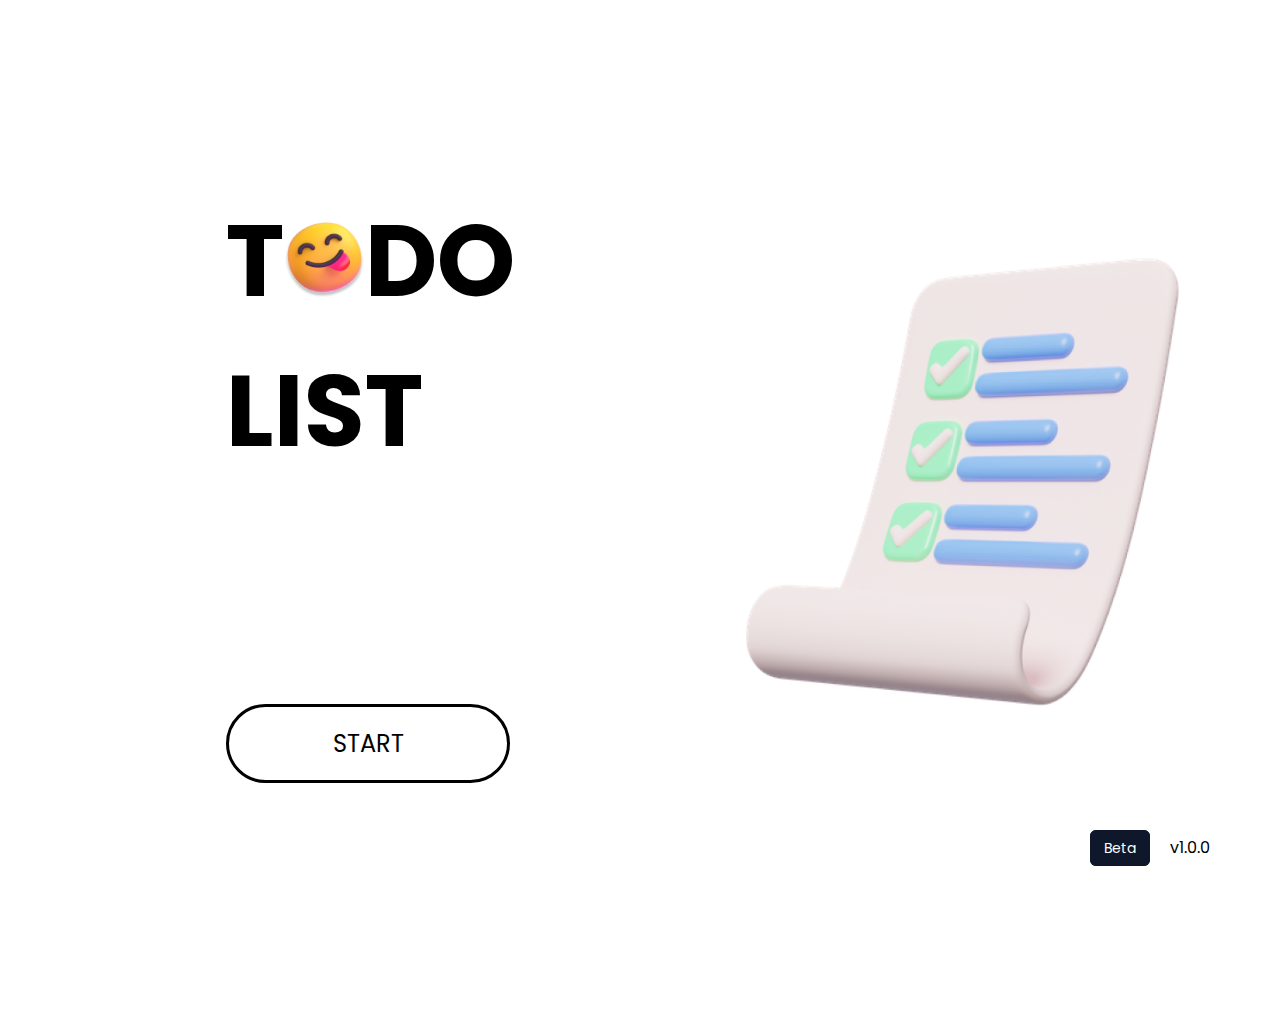
<file: index.html>
<!DOCTYPE html>
<html lang="en">
  <head>
    <meta charset="UTF-8" />
    <meta name="viewport" content="width=device-width, initial-scale=1.0" />
    <title>T😋DO LIST</title>
    <link rel="preconnect" href="https://fonts.googleapis.com" />
    <link rel="preconnect" href="https://fonts.gstatic.com" crossorigin />
    <link
      href="https://fonts.googleapis.com/css2?family=Poppins:ital,wght@0,100;0,200;0,300;0,400;0,500;0,600;0,700;0,800;0,900;1,100;1,200;1,300;1,400;1,500;1,600;1,700;1,800;1,900&display=swap"
      rel="stylesheet"
    />
    <link rel="stylesheet" href="./css/landing.css" />
  </head>
  <body>
    <section>
      <div class="left">
        <div class="lndSub">
          <div class="lndSub1">
            <span>T</span
            ><img
              src="./images/smile.png"
              alt="smile icon"
              class="smile"
            /><span>DO</span>
          </div>
          <div class="lndSub2">LIST</div>
        </div>
        <div class="goToMain">
          <a href="main.html"><div class="lndBtn">START</div></a>
        </div>
      </div>
      <div class="right">
        <img src="./images/landing.png" alt="TODO LIST Image" class="lndImg" />
      </div>
    </section>
    <footer>
      <span class="lndVer-Btn">Beta</span>
      <span>v1.0.0</span>
    </footer>
  </body>
</html>
</file>
<file: css/landing.css>
/* 기본 스타일 초기화 */
body,
html {
  margin: 0;
  padding: 0;
  font-family: "Poppins", sans-serif;
  display: flex;
  justify-content: center;
  align-items: center;
  width: 1440px;
  height: 1024px;
}
section {
  display: flex;
  margin: 185px 150px 240px;
  align-items: center;
}
.left {
  display: flex;
  align-items: left;
  flex-direction: column;
  width: 100%;
}

/* TODO LIST 텍스트 */
.lndSub {
  font-size: 100px;
  font-weight: bold;
  margin-bottom: 218px;
  width: 388px;
  height: 300px;
  align-items: center;
}

.smile {
  width: 111.09px;
  height: 101.18px;
  margin: -15px;
}

/* START 버튼 */
.lndBtn {
  width: 284.44px;
  height: 79.64px;
  border: 3px solid black;
  border-radius: 100px;
  cursor: pointer;
  font-size: 24px;
  font-weight: 400;
  text-align: center;
  padding: 19.34px 84px;
  box-sizing: border-box;
}

.goToMain a {
  color: black;
  text-decoration-line: none;
}

/* 페이지 오른쪽의 이미지 */
.right {
  width: 500px;
  height: auto;
  justify-content: right;
  align-items: center;
  margin-left: 100px;
}
.lndImg {
  width: 500px;
  height: auto;
}

/* 하단 버전 정보 */
footer {
  position: absolute;
  bottom: 40px;
  right: 70px;
  align-items: center;
  font-weight: 400;
}

.lndVer-Btn {
  background-color: #0f172a;
  border: 1px solid #0f172a;
  border-radius: 6px;
  color: white;
  padding: 7px 13px;
  margin: 3px 16px;
  font-size: 14px;
}
</file>
